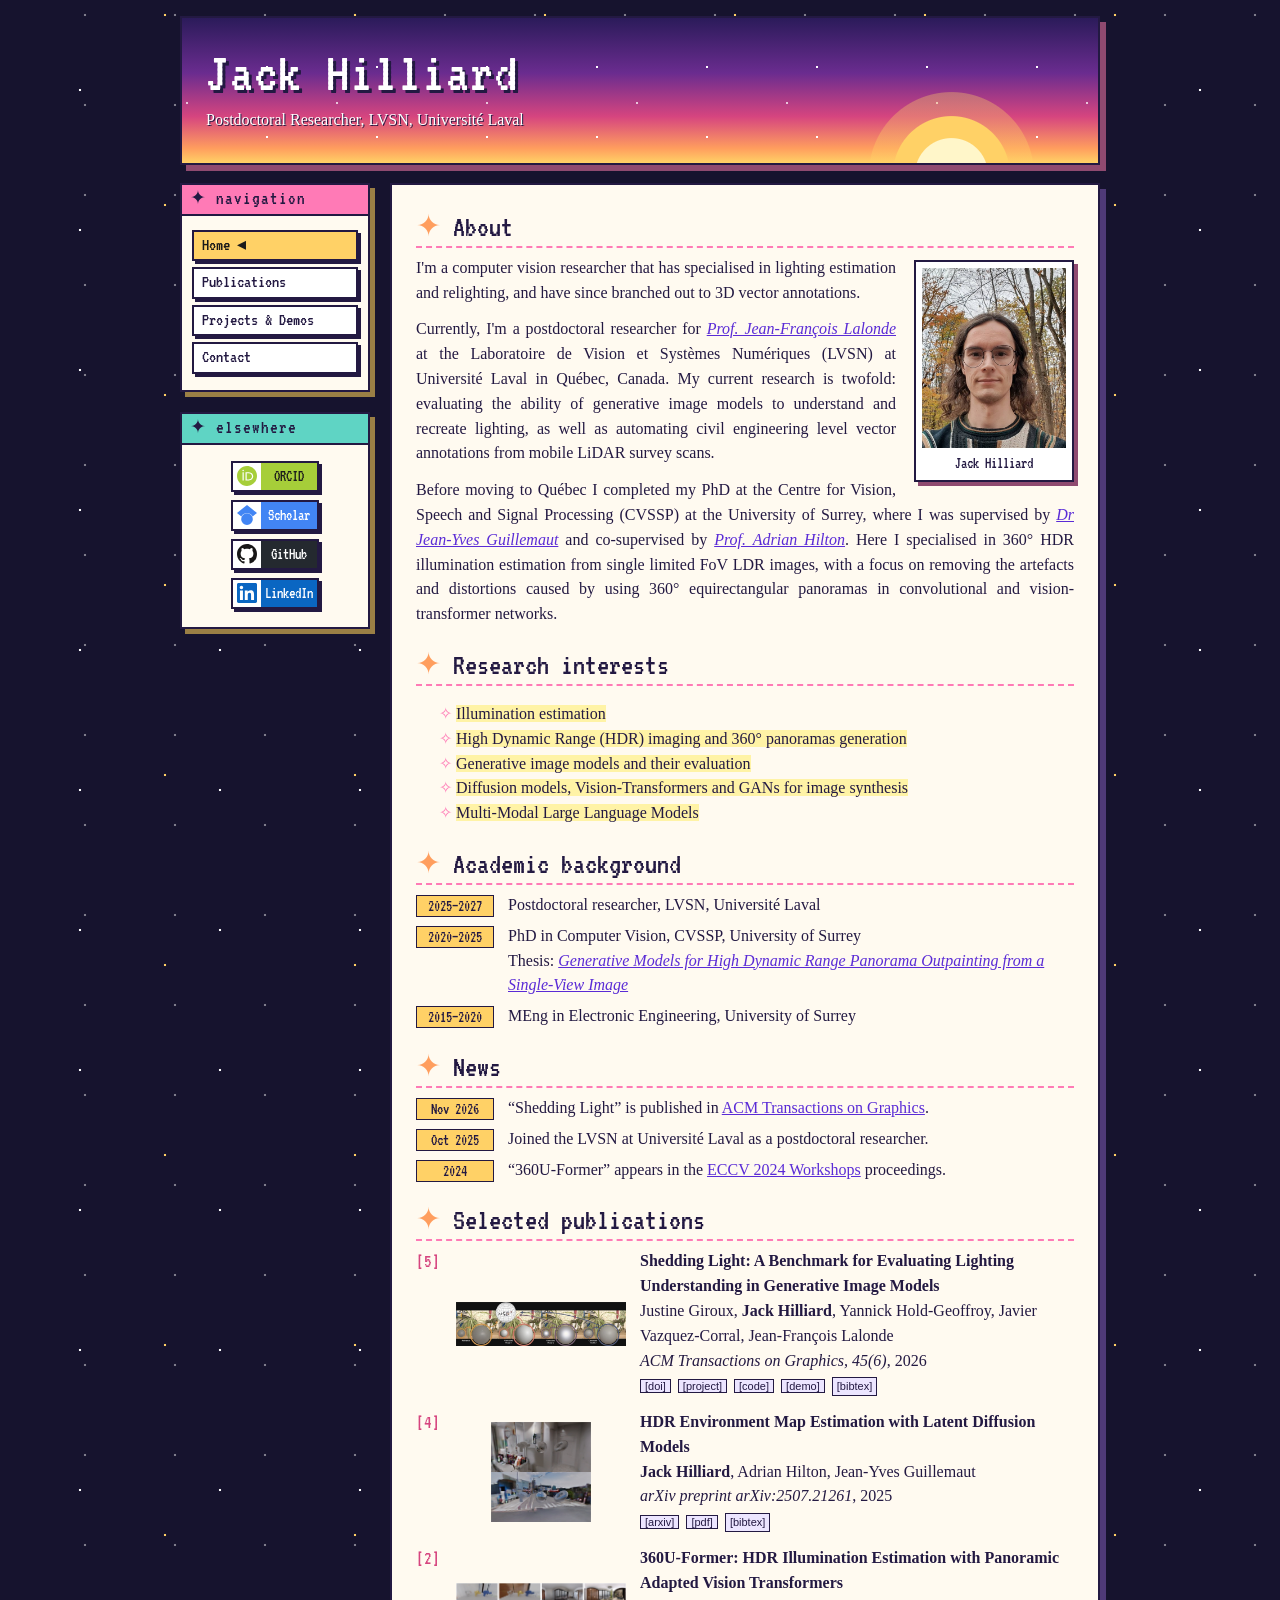
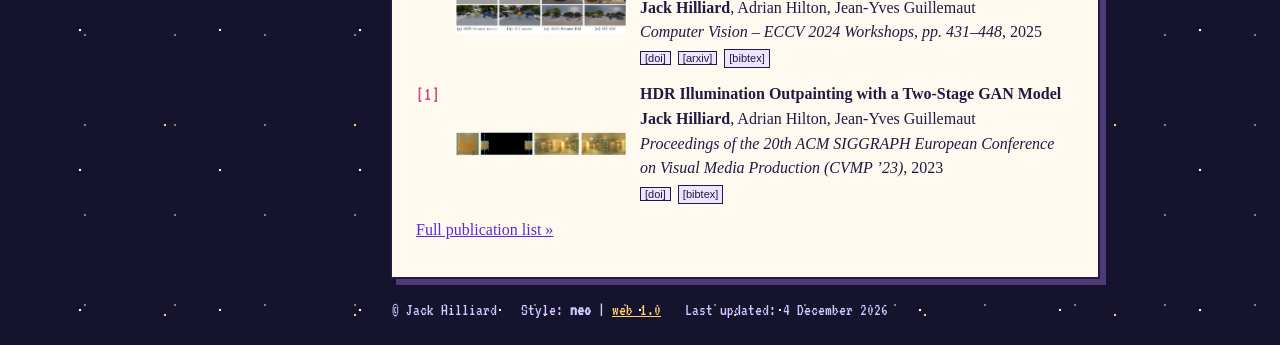
<file: index.html>
<!DOCTYPE html>
<html lang="en">
<head>
<meta charset="utf-8">
<meta name="viewport" content="width=device-width, initial-scale=1">
<title>Jack Hilliard</title>
<meta name="description" content="Jack Hilliard — research, publications and projects.">
<link rel="stylesheet" href="css/style.css">
<script src="js/style-switch.js"></script>
</head>
<body>
<div id="page">

  <div id="masthead">
    <h1><a href="index.html">Jack Hilliard</a></h1>
    <p>Postdoctoral Researcher, LVSN, Universit&eacute; Laval</p>
  </div>

  <div id="columns">
    <div id="sidebar">
      <div class="box">
        <h2>Navigation</h2>
        <ul>
          <li class="here"><a href="index.html">Home</a></li>
          <li><a href="publications.html">Publications</a></li>
          <li><a href="projects.html">Projects &amp; Demos</a></li>
          <li><a href="contact.html">Contact</a></li>
        </ul>
      </div>
      <div class="box extra">
        <h2>Elsewhere</h2>
        <ul>
          <li><a href="https://orcid.org/0009-0008-0906-1295">ORCID</a></li>
          <li><a href="https://scholar.google.com/citations?user=zrF28dYAAAAJ&amp;hl=en">Google Scholar</a></li>
          <li><a href="https://github.com/JackHilliard">GitHub</a></li>
          <li><a href="https://www.linkedin.com/in/jack-hilliard-112849247/">LinkedIn</a></li>
        </ul>
      </div>
    </div>

    <div id="content">
      <h2>About</h2>
      <div class="portrait">
        <img src="images/portrait.jpg" alt="Portrait of Jack Hilliard">
        Jack Hilliard
      </div>
      <p class="justify">I'm a computer vision researcher that has specialised in lighting estimation and
      relighting, and have since branched out to 3D vector annotations.</p>
      <p class="justify">Currently, I'm a postdoctoral researcher for <a href="https://vision.gel.ulaval.ca/~jflalonde/"><i>Prof. Jean-Fran&ccedil;ois Lalonde</i></a> at the
      Laboratoire de Vision et Syst&egrave;mes Num&eacute;riques (LVSN) at Universit&eacute;
      Laval in Qu&eacute;bec, Canada. My current research is twofold: evaluating the ability
      of generative image models to understand and recreate lighting, as well as automating
      civil engineering level vector annotations from mobile LiDAR survey scans.</p>
      <p class="justify">Before moving to Qu&eacute;bec I completed my PhD at the Centre for Vision, Speech
      and Signal Processing (CVSSP) at the University of Surrey, where I was supervised by
      <a href="https://www.surrey.ac.uk/people/jean-yves-guillemaut"><i>Dr Jean-Yves Guillemaut</i></a> and co-supervised by <a href="https://www.surrey.ac.uk/people/adrian-hilton"><i>Prof. Adrian Hilton</i></a>. Here I specialised in 360&deg; HDR illumination
      estimation from single limited FoV LDR images, with a focus on removing the artefacts
      and distortions caused by using 360&deg; equirectangular panoramas in convolutional and
      vision-transformer networks.</p>

      <h2 class="clear">Research interests</h2>
      <ul>
        <li><span class="hl">Illumination estimation</span></li>
        <li><span class="hl">High Dynamic Range (HDR) imaging and 360&deg; panoramas generation</span></li>
        <li><span class="hl">Generative image models and their evaluation</span></li>
        <li><span class="hl">Diffusion models, Vision-Transformers and GANs for image synthesis</span></li>
        <li><span class="hl">Multi-Modal Large Language Models</span></li>
      </ul>

      <h2>Academic background</h2>
      <dl class="news">
        <dt>2025&ndash;2027</dt>
        <dd>Postdoctoral researcher, LVSN, Universit&eacute; Laval</dd>
        <dt>2020&ndash;2025</dt>
        <dd>PhD in Computer Vision, CVSSP, University of Surrey<br>
        Thesis: <a href="https://doi.org/10.15126/thesis.901738"><i>Generative Models for High
        Dynamic Range Panorama Outpainting from a Single-View Image</i></a></dd>
        <dt>2015&ndash;2020</dt>
        <dd>MEng in Electronic Engineering, University of Surrey</dd>
      </dl>

      <h2>News</h2>
      <dl class="news">
        <dt>Nov 2026</dt>
        <dd>&ldquo;Shedding Light&rdquo; is published in
        <a href="https://doi.org/10.1145/3842579">ACM Transactions on Graphics</a>.</dd>
        <dt>Oct 2025</dt>
        <dd>Joined the LVSN at Universit&eacute; Laval as a postdoctoral researcher.</dd>
        <dt>2024</dt>
        <dd>&ldquo;360U-Former&rdquo; appears in the
        <a href="https://doi.org/10.1007/978-3-031-91838-4_26">ECCV 2024 Workshops</a>
        proceedings.</dd>
      </dl>

      <h2>Selected publications</h2>
      <div data-pubs="selected">
        <noscript><p>See the <a href="publications.html">publications page</a>.</p></noscript>
      </div>
      <p><a href="publications.html">Full publication list &raquo;</a></p>
    </div>
  </div>

  <div id="footer">
    <span>&copy; Jack Hilliard</span>
    <span>Last updated: <span id="updated">2026</span></span>
  </div>

</div>
<script src="js/publications.js"></script>
<script src="js/site.js"></script>
</body>
</html>
</file>
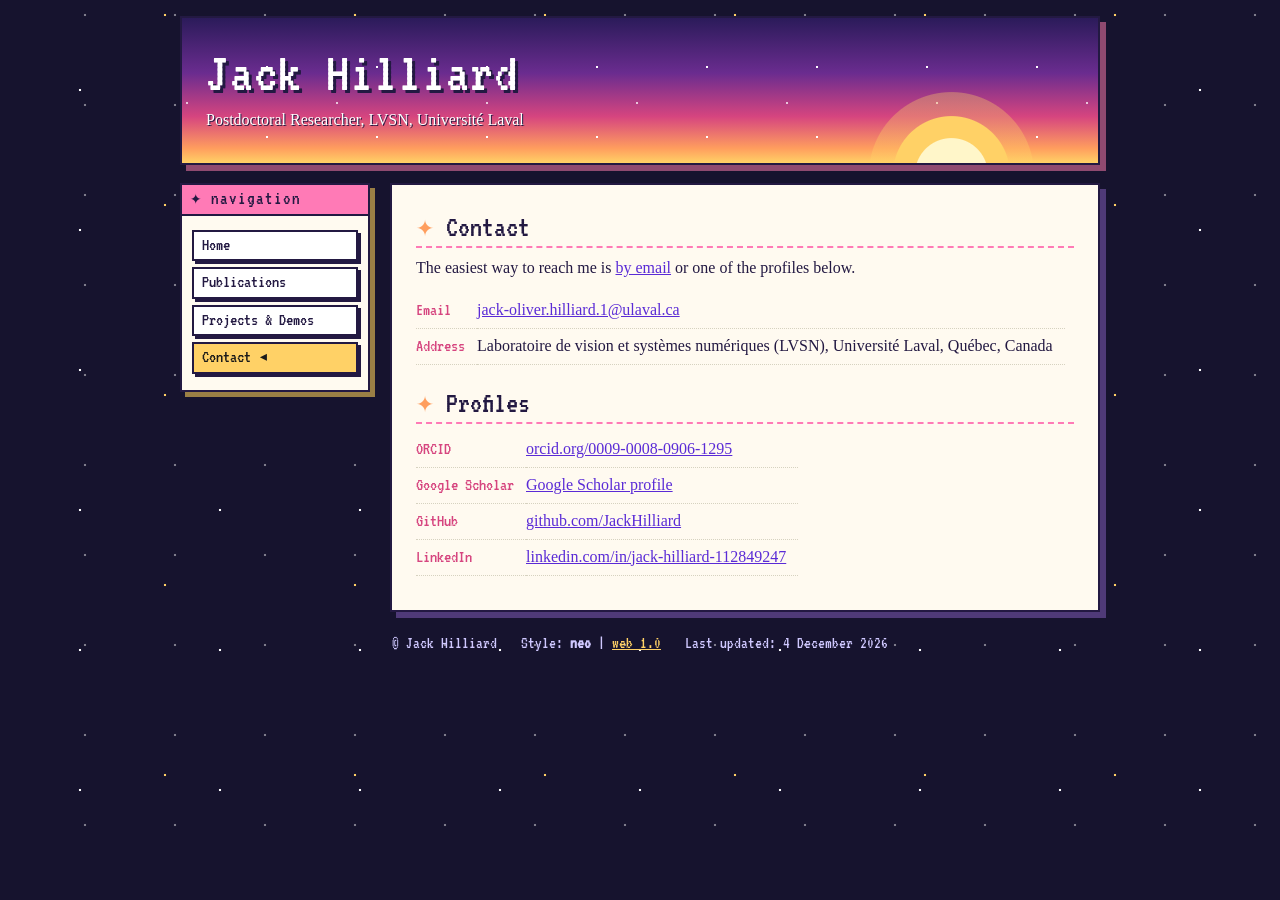
<file: contact.html>
<!DOCTYPE html>
<html lang="en">
<head>
<meta charset="utf-8">
<meta name="viewport" content="width=device-width, initial-scale=1">
<title>Contact — Jack Hilliard</title>
<meta name="description" content="Contact details and profiles for Jack Hilliard.">
<link rel="stylesheet" href="css/style.css">
<script src="js/style-switch.js"></script>
</head>
<body>
<div id="page">

  <div id="masthead">
    <h1><a href="index.html">Jack Hilliard</a></h1>
    <p>Postdoctoral Researcher, LVSN, Universit&eacute; Laval</p>
  </div>

  <div id="columns">
    <div id="sidebar">
      <div class="box">
        <h2>Navigation</h2>
        <ul>
          <li><a href="index.html">Home</a></li>
          <li><a href="publications.html">Publications</a></li>
          <li><a href="projects.html">Projects &amp; Demos</a></li>
          <li class="here"><a href="contact.html">Contact</a></li>
        </ul>
      </div>
    </div>

    <div id="content">
      <h2>Contact</h2>
      <p>The easiest way to reach me is <a href="mailto:jack-oliver.hilliard.1@ulaval.ca">by email</a> or one of the profiles below.</p>

      <table class="plain">
        <tr><th>Email</th><td><a href="mailto:jack-oliver.hilliard.1@ulaval.ca">jack-oliver.hilliard.1@ulaval.ca</a></td></tr>
        <tr><th>Address</th><td>Laboratoire de vision et syst&egrave;mes num&eacute;riques (LVSN), Universit&eacute; Laval, Qu&eacute;bec, Canada</td></tr>
      </table>

      <h2>Profiles</h2>
      <table class="plain">
        <tr><th>ORCID</th><td><a href="https://orcid.org/0009-0008-0906-1295">orcid.org/0009-0008-0906-1295</a></td></tr>
        <tr><th>Google Scholar</th><td><a href="https://scholar.google.com/citations?user=zrF28dYAAAAJ&amp;hl=en">Google Scholar profile</a></td></tr>
        <tr><th>GitHub</th><td><a href="https://github.com/JackHilliard">github.com/JackHilliard</a></td></tr>
        <tr><th>LinkedIn</th><td><a href="https://www.linkedin.com/in/jack-hilliard-112849247/">linkedin.com/in/jack-hilliard-112849247</a></td></tr>
      </table>
    </div>
  </div>

  <div id="footer">
    <span>&copy; Jack Hilliard</span>
    <span>Last updated: <span id="updated">2026</span></span>
  </div>

</div>
<script src="js/site.js"></script>
</body>
</html>
</file>
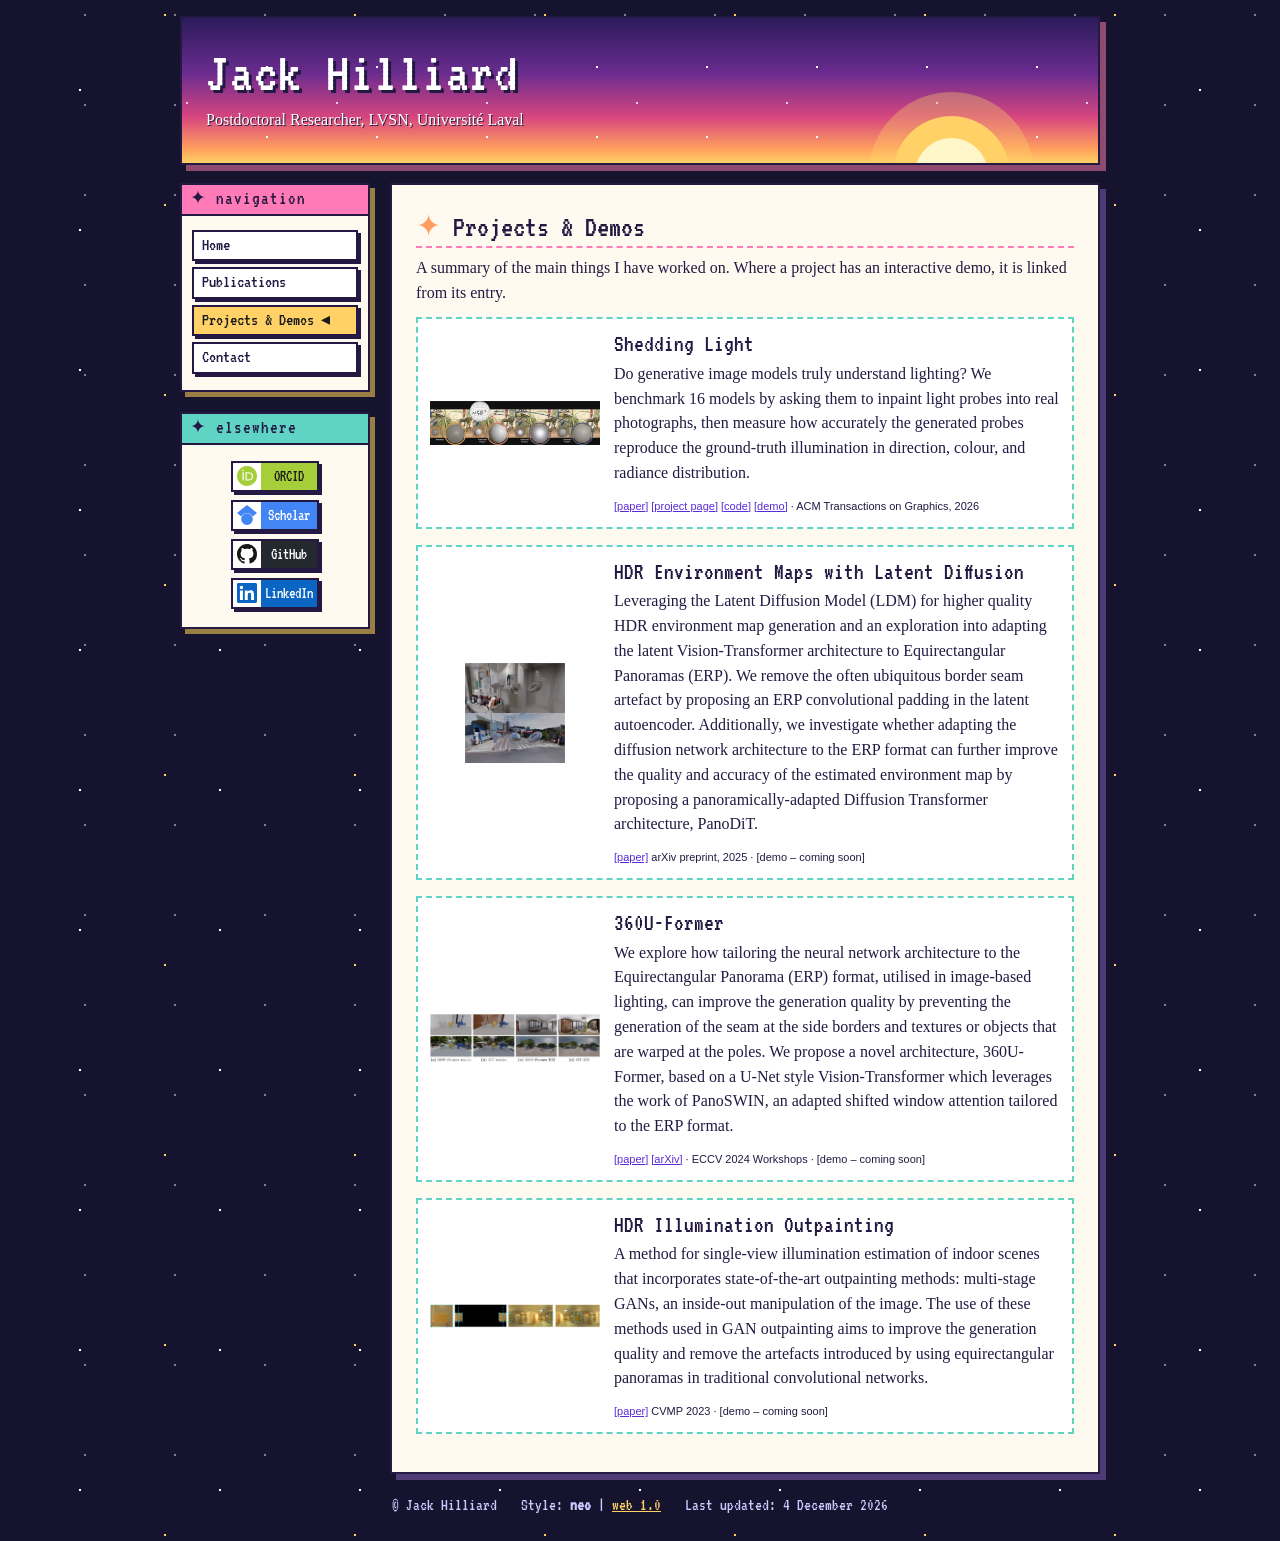
<file: projects.html>
<!DOCTYPE html>
<html lang="en">
<head>
<meta charset="utf-8">
<meta name="viewport" content="width=device-width, initial-scale=1">
<title>Projects &amp; Demos — Jack Hilliard</title>
<meta name="description" content="Research projects and interactive demos by Jack Hilliard.">
<link rel="stylesheet" href="css/style.css">
<script src="js/style-switch.js"></script>
</head>
<body>
<div id="page">

  <div id="masthead">
    <h1><a href="index.html">Jack Hilliard</a></h1>
    <p>Postdoctoral Researcher, LVSN, Universit&eacute; Laval</p>
  </div>

  <div id="columns">
    <div id="sidebar">
      <div class="box">
        <h2>Navigation</h2>
        <ul>
          <li><a href="index.html">Home</a></li>
          <li><a href="publications.html">Publications</a></li>
          <li class="here"><a href="projects.html">Projects &amp; Demos</a></li>
          <li><a href="contact.html">Contact</a></li>
        </ul>
      </div>
      <div class="box extra">
        <h2>Elsewhere</h2>
        <ul>
          <li><a href="https://orcid.org/0009-0008-0906-1295">ORCID</a></li>
          <li><a href="https://scholar.google.com/citations?user=zrF28dYAAAAJ&amp;hl=en">Google Scholar</a></li>
          <li><a href="https://github.com/JackHilliard">GitHub</a></li>
          <li><a href="https://www.linkedin.com/in/jack-hilliard-112849247/">LinkedIn</a></li>
        </ul>
      </div>
    </div>

    <div id="content">
      <h2>Projects &amp; Demos</h2>
      <p>A summary of the main things I have worked on. Where a project has an
      interactive demo, it is linked from its entry.</p>

      <!-- One .project block per project. Each demo is its own page at the site root. -->
      <div class="project">
        <a href="images/pubs/shedding-light.jpg"><img class="thumb" src="images/pubs/shedding-light.jpg" alt="Reference and generated light probes compared by their estimated light direction"></a>
        <h3>Shedding Light</h3>
        <p>Do generative image models truly understand lighting? We benchmark 16 models by asking them to inpaint light probes into real photographs, then measure how accurately the generated probes reproduce the ground-truth illumination in direction, colour, and radiance distribution.</p>
        <p class="tags"><a href="https://doi.org/10.1145/3842579">[paper]</a>
        <a href="https://lvsn.github.io/SheddingLight/">[project page]</a>
        <a href="https://github.com/JustineGiroux/SheddingLightBenchmark">[code]</a>
        <a href="shedding-light.html">[demo]</a>
        &middot; ACM Transactions on Graphics, 2026</p>
      </div>

      <div class="project">
        <a href="images/pubs/hdr-latent-diffusion.jpg"><img class="thumb" src="images/pubs/hdr-latent-diffusion.jpg" alt="Objects rendered under estimated indoor and outdoor environment maps"></a>
        <h3>HDR Environment Maps with Latent Diffusion</h3>
        <p>Leveraging the Latent Diffusion Model (LDM) for higher quality HDR environment map generation and an exploration into adapting the latent Vision-Transformer architecture to Equirectangular Panoramas (ERP). We remove the often ubiquitous border seam artefact by proposing an ERP convolutional padding in the latent autoencoder. Additionally, we investigate whether adapting the diffusion network architecture to the ERP format can further improve the quality and accuracy of the estimated environment map by proposing a panoramically-adapted Diffusion Transformer architecture, PanoDiT.</p>
        <p class="tags"><a href="https://arxiv.org/abs/2507.21261">[paper]</a>
        arXiv preprint, 2025 &middot; [demo &ndash; coming soon]</p>
      </div>

      <div class="project">
        <a href="images/pubs/360u-former.jpg"><img class="thumb" src="images/pubs/360u-former.jpg" alt="Objects rendered with 360U-Former and ground-truth environment maps, beside the environment maps themselves"></a>
        <h3>360U-Former</h3>
        <p>We explore how tailoring the neural network architecture to the Equirectangular Panorama (ERP) format, utilised in image-based lighting, can improve the generation quality by preventing the generation of the seam at the side borders and textures or objects that are warped at the poles. We propose a novel architecture, 360U-Former, based on a U-Net style Vision-Transformer which leverages the work of PanoSWIN, an adapted shifted window attention tailored to the ERP format.</p>
        <p class="tags"><a href="https://doi.org/10.1007/978-3-031-91838-4_26">[paper]</a>
        <a href="https://arxiv.org/abs/2410.13566">[arXiv]</a>
        &middot;         ECCV 2024 Workshops &middot; [demo &ndash; coming soon]</p>
      </div>

      <div class="project">
        <a href="images/pubs/hdr-outpainting.jpg"><img class="thumb" src="images/pubs/hdr-outpainting.jpg" alt="A limited field-of-view image, its placement in a panorama, and the outpainted panorama"></a>
        <h3>HDR Illumination Outpainting</h3>
        <p>A method for single-view illumination estimation of indoor scenes that incorporates state-of-the-art outpainting methods: multi-stage GANs, an inside-out manipulation of the image. The use of these methods used in GAN outpainting aims to improve the generation quality and remove the artefacts introduced by using equirectangular panoramas in traditional convolutional networks.</p>
        <p class="tags"><a href="https://doi.org/10.1145/3626495.3626510">[paper]</a>
        CVMP 2023 &middot; [demo &ndash; coming soon]</p>
      </div>
    </div>
  </div>

  <div id="footer">
    <span>&copy; Jack Hilliard</span>
    <span>Last updated: <span id="updated">2026</span></span>
  </div>

</div>
<script src="js/site.js"></script>
</body>
</html>
</file>
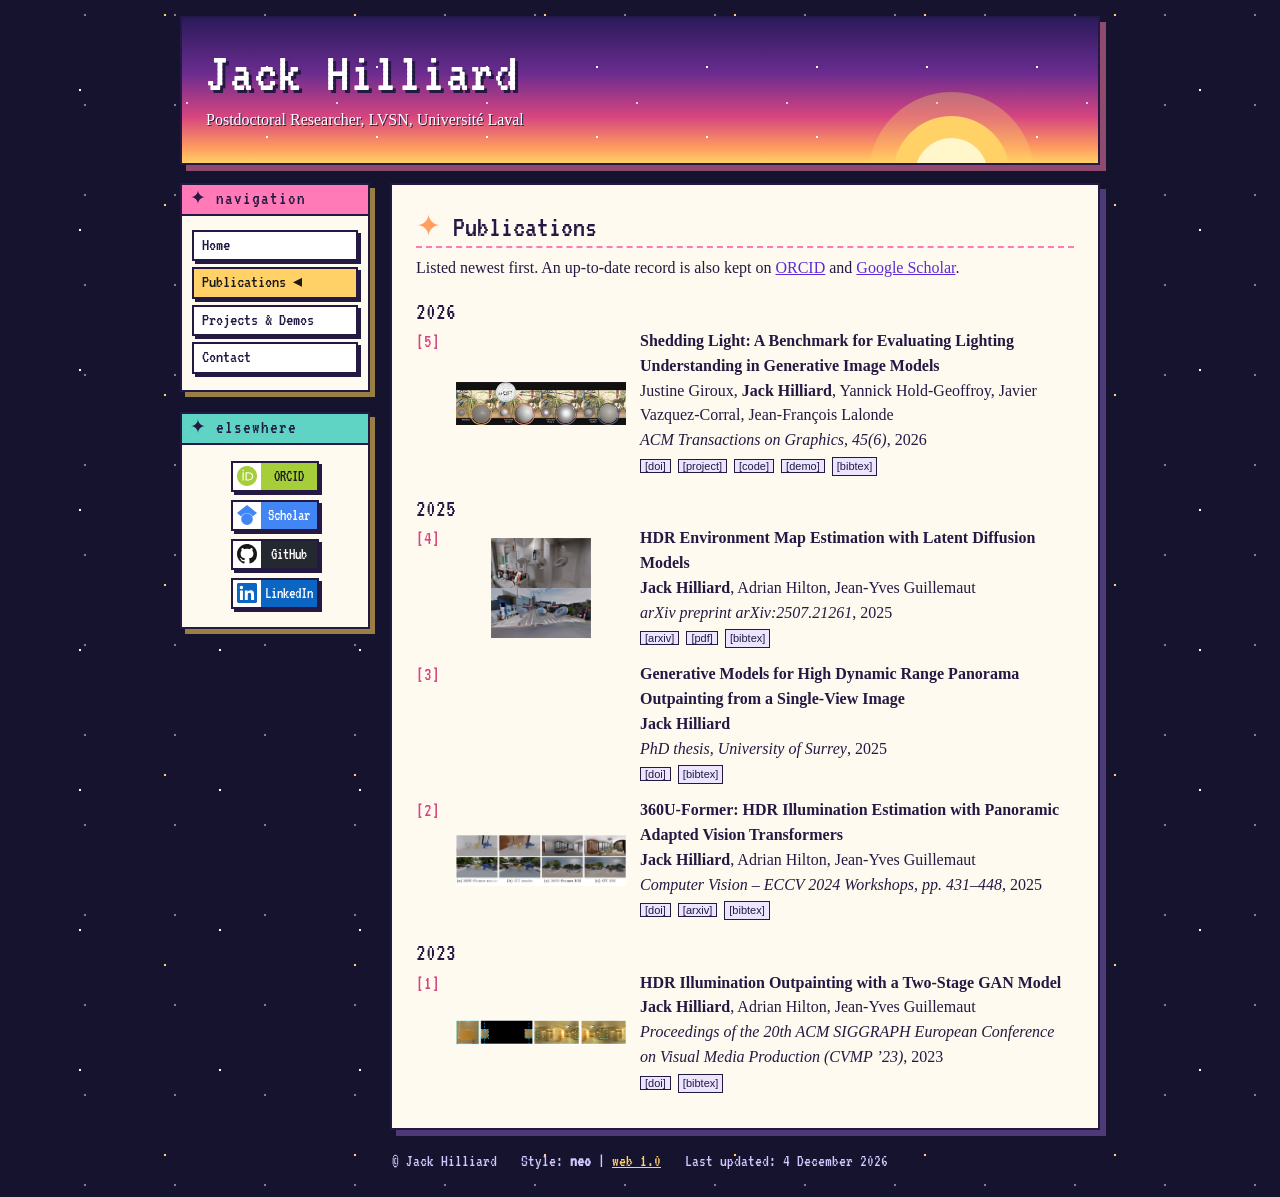
<file: publications.html>
<!DOCTYPE html>
<html lang="en">
<head>
<meta charset="utf-8">
<meta name="viewport" content="width=device-width, initial-scale=1">
<title>Publications — Jack Hilliard</title>
<meta name="description" content="Publications by Jack Hilliard.">
<link rel="stylesheet" href="css/style.css">
<script src="js/style-switch.js"></script>
</head>
<body>
<div id="page">

  <div id="masthead">
    <h1><a href="index.html">Jack Hilliard</a></h1>
    <p>Postdoctoral Researcher, LVSN, Universit&eacute; Laval</p>
  </div>

  <div id="columns">
    <div id="sidebar">
      <div class="box">
        <h2>Navigation</h2>
        <ul>
          <li><a href="index.html">Home</a></li>
          <li class="here"><a href="publications.html">Publications</a></li>
          <li><a href="projects.html">Projects &amp; Demos</a></li>
          <li><a href="contact.html">Contact</a></li>
        </ul>
      </div>
      <div class="box extra">
        <h2>Elsewhere</h2>
        <ul>
          <li><a href="https://orcid.org/0009-0008-0906-1295">ORCID</a></li>
          <li><a href="https://scholar.google.com/citations?user=zrF28dYAAAAJ&amp;hl=en">Google Scholar</a></li>
          <li><a href="https://github.com/JackHilliard">GitHub</a></li>
          <li><a href="https://www.linkedin.com/in/jack-hilliard-112849247/">LinkedIn</a></li>
        </ul>
      </div>
    </div>

    <div id="content">
      <h2>Publications</h2>
      <p>Listed newest first. An up-to-date record is also kept on
      <a href="https://orcid.org/0009-0008-0906-1295">ORCID</a> and <a href="https://scholar.google.com/citations?user=zrF28dYAAAAJ&amp;hl=en">Google Scholar</a>.</p>

      <div data-pubs="all">
        <noscript><p>This list needs JavaScript to display. See my
        <a href="https://orcid.org/0009-0008-0906-1295">ORCID record</a> instead.</p></noscript>
      </div>
    </div>
  </div>

  <div id="footer">
    <span>&copy; Jack Hilliard</span>
    <span>Last updated: <span id="updated">2026</span></span>
  </div>

</div>
<script src="js/publications.js"></script>
<script src="js/site.js"></script>
</body>
</html>
</file>
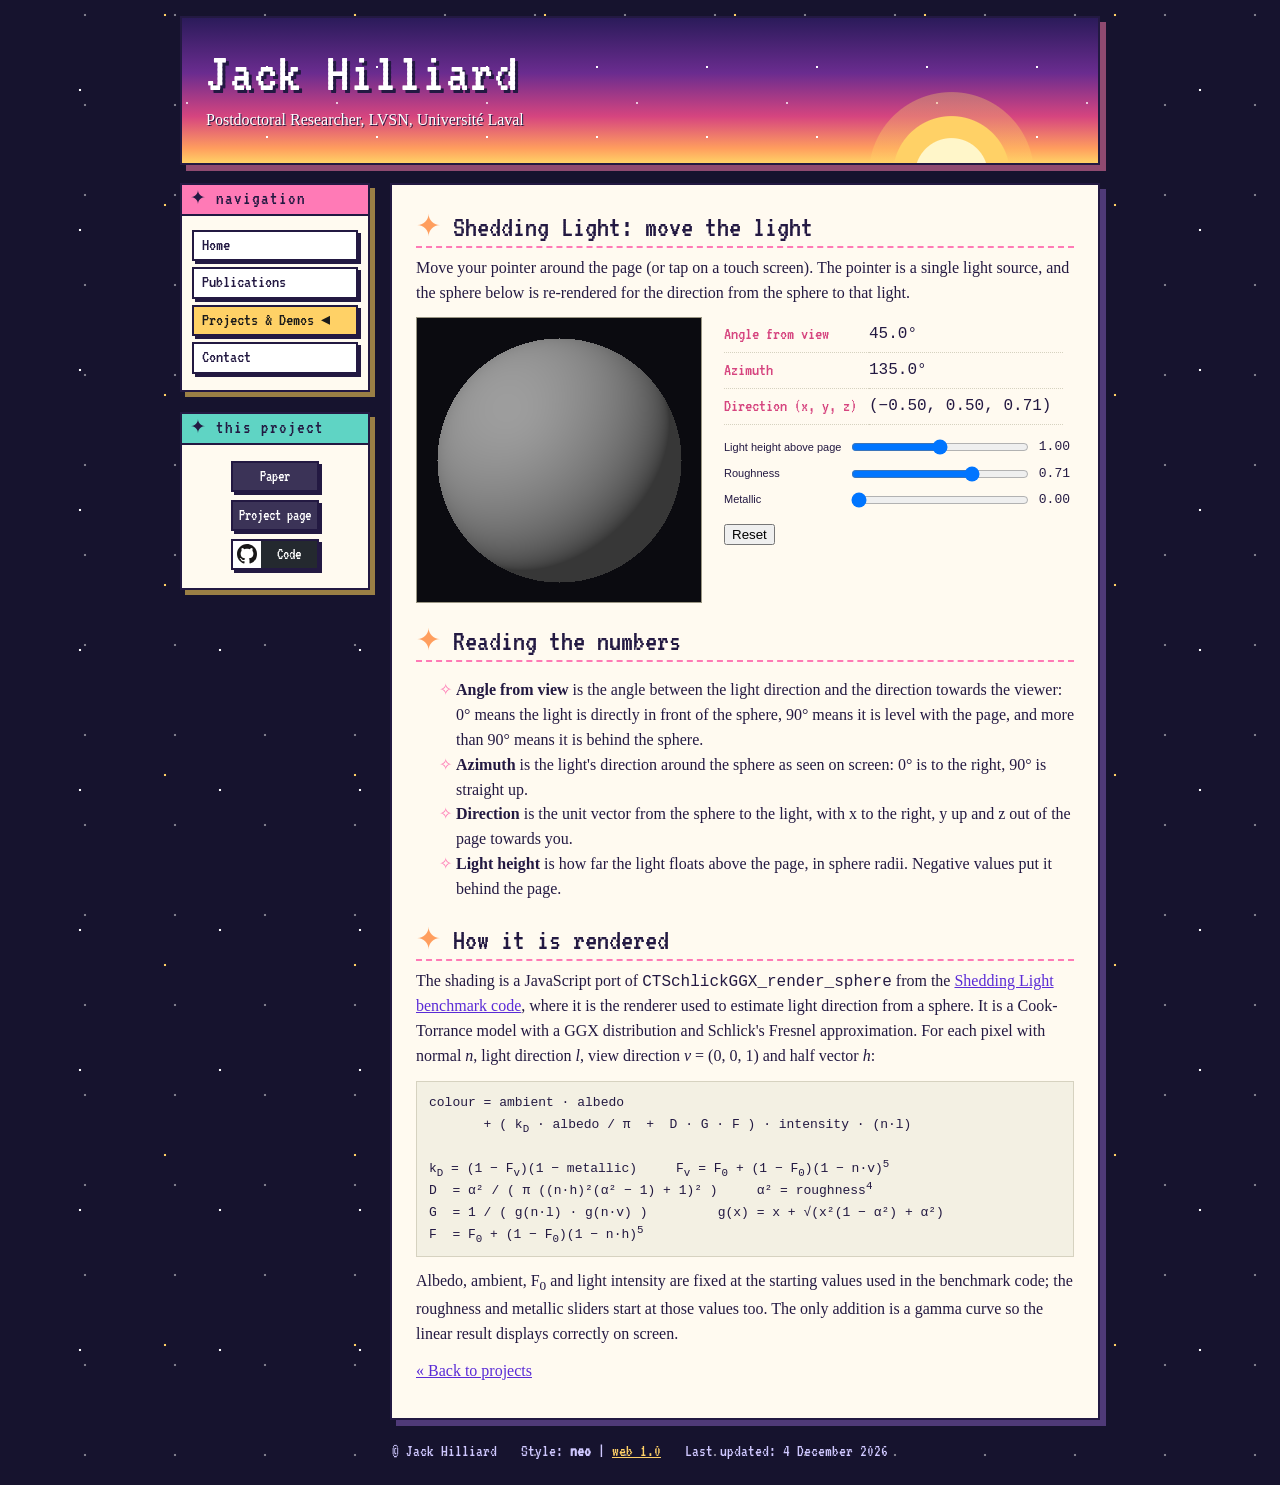
<file: shedding-light.html>
<!DOCTYPE html>
<html lang="en">
<head>
<meta charset="utf-8">
<meta name="viewport" content="width=device-width, initial-scale=1">
<title>Shedding Light demo — Jack Hilliard</title>
<meta name="description" content="Interactive demo: a sphere lit by a single light that follows your pointer, using the renderer from the Shedding Light benchmark.">
<link rel="stylesheet" href="css/style.css">
<script src="js/style-switch.js"></script>
</head>
<body>
<div id="page">

  <div id="masthead">
    <h1><a href="index.html">Jack Hilliard</a></h1>
    <p>Postdoctoral Researcher, LVSN, Universit&eacute; Laval</p>
  </div>

  <div id="columns">
    <div id="sidebar">
      <div class="box">
        <h2>Navigation</h2>
        <ul>
          <li><a href="index.html">Home</a></li>
          <li><a href="publications.html">Publications</a></li>
          <li class="here"><a href="projects.html">Projects &amp; Demos</a></li>
          <li><a href="contact.html">Contact</a></li>
        </ul>
      </div>
      <div class="box extra">
        <h2>This project</h2>
        <ul>
          <li><a href="https://doi.org/10.1145/3842579">Paper</a></li>
          <li><a href="https://lvsn.github.io/SheddingLight/">Project page</a></li>
          <li><a href="https://github.com/JustineGiroux/SheddingLightBenchmark">Code</a></li>
        </ul>
      </div>
    </div>

    <div id="content">
      <h2>Shedding Light: move the light</h2>
      <p>Move your pointer around the page (or tap on a touch screen). The pointer is a
      single light source, and the sphere below is re-rendered for the direction from the
      sphere to that light.</p>

      <div class="demo">
        <div class="demo-stage">
          <canvas id="sphere" width="256" height="256"
            aria-label="A grey sphere lit by one light that follows the pointer"></canvas>
        </div>

        <div class="demo-panel">
          <table class="plain">
            <tr><th>Angle from view</th><td id="out-angle">&ndash;</td></tr>
            <tr><th>Azimuth</th><td id="out-azimuth">&ndash;</td></tr>
            <tr><th>Direction (x, y, z)</th><td id="out-dir">&ndash;</td></tr>
          </table>

          <div class="demo-controls">
            <label for="in-height">Light height above page</label>
            <input id="in-height" type="range" min="-1" max="3" step="0.05">
            <span id="out-height"></span>

            <label for="in-roughness">Roughness</label>
            <input id="in-roughness" type="range" min="0.05" max="1" step="0.01">
            <span id="out-roughness"></span>

            <label for="in-metallic">Metallic</label>
            <input id="in-metallic" type="range" min="0" max="1" step="0.01">
            <span id="out-metallic"></span>
          </div>
          <p><button id="reset" type="button">Reset</button></p>
        </div>
      </div>
      <noscript><p>This demo needs JavaScript.</p></noscript>

      <h2>Reading the numbers</h2>
      <ul>
        <li><b>Angle from view</b> is the angle between the light direction and
        the direction towards the viewer: 0&deg; means the light is directly in front of
        the sphere, 90&deg; means it is level with the page, and more than 90&deg; means it
        is behind the sphere.</li>
        <li><b>Azimuth</b> is the light's direction around the sphere as seen on screen:
        0&deg; is to the right, 90&deg; is straight up.</li>
        <li><b>Direction</b> is the unit vector from the sphere to the light, with
        x to the right, y up and z out of the page towards you.</li>
        <li><b>Light height</b> is how far the light floats above the page, in sphere
        radii. Negative values put it behind the page.</li>
      </ul>

      <h2>How it is rendered</h2>
      <p>The shading is a JavaScript port of <code>CTSchlickGGX_render_sphere</code> from
      the <a href="https://github.com/JustineGiroux/SheddingLightBenchmark">Shedding Light
      benchmark code</a>, where it is the renderer used to estimate light direction from a
      sphere. It is a Cook-Torrance model with a GGX distribution and Schlick's Fresnel
      approximation. For each pixel with normal <i>n</i>, light direction <i>l</i>, view
      direction <i>v</i>&nbsp;=&nbsp;(0,&nbsp;0,&nbsp;1) and half vector <i>h</i>:</p>

      <pre class="demo-eq">colour = ambient &middot; albedo
       + ( k<sub>D</sub> &middot; albedo / &pi;  +  D &middot; G &middot; F ) &middot; intensity &middot; (n&middot;l)

k<sub>D</sub> = (1 &minus; F<sub>v</sub>)(1 &minus; metallic)     F<sub>v</sub> = F<sub>0</sub> + (1 &minus; F<sub>0</sub>)(1 &minus; n&middot;v)<sup>5</sup>
D  = &alpha;&sup2; / ( &pi; ((n&middot;h)&sup2;(&alpha;&sup2; &minus; 1) + 1)&sup2; )     &alpha;&sup2; = roughness<sup>4</sup>
G  = 1 / ( g(n&middot;l) &middot; g(n&middot;v) )         g(x) = x + &radic;(x&sup2;(1 &minus; &alpha;&sup2;) + &alpha;&sup2;)
F  = F<sub>0</sub> + (1 &minus; F<sub>0</sub>)(1 &minus; n&middot;h)<sup>5</sup></pre>

      <p>Albedo, ambient, F<sub>0</sub> and light intensity are fixed at the starting
      values used in the benchmark code; the roughness and metallic sliders start at those
      values too. The only addition is a gamma curve so the linear result displays
      correctly on screen.</p>

      <p><a href="projects.html">&laquo; Back to projects</a></p>
    </div>
  </div>

  <div id="footer">
    <span>&copy; Jack Hilliard</span>
    <span>Last updated: <span id="updated">2026</span></span>
  </div>

</div>
<script src="js/demo-shedding-light.js"></script>
<script src="js/site.js"></script>
</body>
</html>
</file>
<file: css/style.css>
/* Jack Hilliard — personal site
   Classic early-2000s academic homepage: serif body, Verdana chrome,
   ruled borders, real blue links. No animation. */

:root {
  --paper: #fffef9;
  --desk: #ece8da;
  --ink: #1a1a1a;
  --muted: #555;
  --rule: #9a9684;
  --rule-light: #d6d2c0;
  --navy: #1f3a6e;
  --panel: #f3f0e3;
  --link: #0000cc;
  --visited: #551a8b;
  --todo: #fff3a6;
}

* { box-sizing: border-box; }

html { background: var(--desk); }

body {
  margin: 0;
  padding: 16px;
  color: var(--ink);
  font-family: Georgia, "Times New Roman", Times, serif;
  font-size: 16px;
  line-height: 1.55;
}

a { color: var(--link); }
a:visited { color: var(--visited); }
a:hover { color: #cc0000; }

#page {
  max-width: 920px;
  margin: 0 auto;
  background: var(--paper);
  border: 1px solid var(--rule);
}

/* ---------- header ---------- */

#masthead {
  padding: 18px 22px 14px;
  border-bottom: 3px double var(--rule);
}
#masthead h1 {
  margin: 0;
  font-size: 30px;
  font-weight: normal;
  letter-spacing: 0.5px;
  color: var(--navy);
}
#masthead h1 a { color: inherit; text-decoration: none; }
#masthead p {
  margin: 2px 0 0;
  color: var(--muted);
  font-style: italic;
}

/* ---------- layout ---------- */

#columns {
  display: grid;
  grid-template-columns: 190px minmax(0, 1fr);
}

#sidebar {
  padding: 16px 14px;
  border-right: 1px solid var(--rule-light);
  font-family: Verdana, Geneva, Tahoma, sans-serif;
  font-size: 12px;
  line-height: 1.5;
}

#content {
  padding: 6px 24px 24px;
  min-width: 0;
}

/* ---------- sidebar boxes ---------- */

.box {
  margin: 0 0 14px;
  border: 1px solid var(--rule);
  background: var(--panel);
}
.box h2 {
  margin: 0;
  padding: 3px 8px;
  background: var(--navy);
  color: #fff;
  font-size: 11px;
  font-weight: bold;
  letter-spacing: 0.5px;
  text-transform: uppercase;
}
.box ul {
  list-style: none;
  margin: 0;
  padding: 6px 8px;
}
.box li { padding: 2px 0; }
.box li::before { content: "\00BB\00A0"; color: var(--muted); }
.box li.here a {
  color: var(--ink);
  font-weight: bold;
  text-decoration: none;
}
.box p { margin: 0; padding: 6px 8px; }

/* ---------- content ---------- */

h2 {
  margin: 22px 0 8px;
  padding-bottom: 2px;
  border-bottom: 1px solid var(--rule);
  font-size: 21px;
  font-weight: normal;
  color: var(--navy);
}
h3 {
  margin: 18px 0 4px;
  font-size: 17px;
}
p { margin: 0 0 12px; }

.portrait {
  float: right;
  width: 160px;
  margin: 4px 0 10px 18px;
  padding: 4px;
  border: 1px solid var(--rule);
  background: #fff;
  font-family: Verdana, Geneva, sans-serif;
  font-size: 10px;
  text-align: center;
  color: var(--muted);
}
.portrait img, .portrait .ph {
  display: block;
  width: 100%;
  height: auto;
  aspect-ratio: 4 / 5;
  object-fit: cover;
  margin-bottom: 3px;
}
.portrait .ph {
  background: var(--panel);
  border: 1px dashed var(--rule);
  display: flex;
  align-items: center;
  justify-content: center;
}

.clear { clear: both; }

/* news: date + item */
dl.news { margin: 0; }
dl.news dt {
  float: left;
  clear: left;
  width: 86px;
  font-family: Verdana, Geneva, sans-serif;
  font-size: 11px;
  line-height: 24px;
  color: var(--muted);
}
dl.news dd { margin: 0 0 6px 92px; }

/* publications */
ol.pubs {
  list-style: none;
  margin: 0;
  padding: 0;
}
ol.pubs li {
  position: relative;
  margin: 0 0 12px;
  padding-left: 40px;
}
ol.pubs .num {
  position: absolute;
  left: 0;
  top: 0;
  font-family: Verdana, Geneva, sans-serif;
  font-size: 12px;
  line-height: 25px;
  color: var(--muted);
}
/* figure thumbnails: every figure sits whole inside the same-sized frame,
   in a column to the left of the entry text */
ol.pubs li {
  min-height: 108px;
  padding-left: 224px;
}
.pub-fig {
  position: absolute;
  left: 40px;
  top: 4px;
  line-height: 0;
}
.pub-fig img, .project img.thumb {
  display: block;
  width: 170px;
  height: 100px;
  object-fit: contain;
  border: 1px solid var(--rule);
  background: #fff;
}
.pub-fig img, .project img.thumb {
  /* no frame in any theme; figure aligned with the top of the entry */
  border: 0;
  background: transparent;
  box-shadow: none;
  transform: none;
  object-position: center center;
}
/* centre each figure vertically against its entry */
.pub-fig {
  top: 0;
  bottom: 0;
  display: flex;
  align-items: center;
}
.project:has(img.thumb) {
  display: grid;
  grid-template-columns: auto minmax(0, 1fr);
  column-gap: 14px;
}
.project:has(img.thumb) > * { grid-column: 2; }
.project:has(img.thumb) > a:first-child {
  grid-column: 1;
  grid-row: 1 / span 10;
  align-self: center;
  line-height: 0;
}
.project img.thumb { float: none; margin: 0; }
.pub-title { font-weight: bold; }
.pub-venue { font-style: italic; }
.pub-links, .tags {
  font-family: Verdana, Geneva, sans-serif;
  font-size: 11px;
}
.pub-links a, .pub-links summary { margin-right: 4px; }
.pub-links details { display: inline; }
.pub-links summary {
  display: inline;
  color: var(--link);
  text-decoration: underline;
  cursor: pointer;
}
.pub-links summary::-webkit-details-marker { display: none; }
.pub-links pre {
  margin: 6px 0 0;
  padding: 8px;
  border: 1px solid var(--rule-light);
  background: var(--panel);
  font-family: "Courier New", Courier, monospace;
  font-size: 12px;
  line-height: 1.4;
  overflow-x: auto;
}

/* projects */
.project {
  margin: 0 0 16px;
  padding: 12px;
  border: 1px solid var(--rule-light);
  background: #fff;
  overflow: hidden;
}
.project h3 { margin-top: 0; }
.project .thumb {
  float: left;
  width: 150px;
  height: 110px;
  margin: 2px 14px 6px 0;
  border: 1px solid var(--rule);
  background: var(--panel);
  object-fit: cover;
  display: flex;
  align-items: center;
  justify-content: center;
  font-family: Verdana, Geneva, sans-serif;
  font-size: 10px;
  color: var(--muted);
}
.project p:last-child { margin-bottom: 0; }

/* contact table */
table.plain {
  border-collapse: collapse;
  margin: 0 0 12px;
}
table.plain th, table.plain td {
  padding: 5px 12px 5px 0;
  border-bottom: 1px dotted var(--rule-light);
  text-align: left;
  vertical-align: top;
}
table.plain th {
  font-family: Verdana, Geneva, sans-serif;
  font-size: 11px;
  font-weight: bold;
  line-height: 25px;
  color: var(--muted);
  white-space: nowrap;
}
table.plain td { overflow-wrap: anywhere; }

/* demos */
.demo {
  display: flex;
  flex-wrap: wrap;
  gap: 16px 22px;
  align-items: flex-start;
  margin: 0 0 14px;
}
.demo-stage {
  padding: 14px;
  background: #0b0b10;
  border: 1px solid var(--rule);
  line-height: 0;
}
.demo-stage canvas {
  display: block;
  width: 256px;
  height: 256px;
  max-width: 100%;
}
.demo-panel { flex: 1 1 260px; min-width: 0; }
.demo-panel td { font-family: "Courier New", Courier, monospace; white-space: nowrap; }
.demo-controls {
  display: grid;
  grid-template-columns: auto minmax(60px, 1fr) 3.2em;
  gap: 6px 10px;
  align-items: center;
  margin: 0 0 12px;
  font-family: Verdana, Geneva, sans-serif;
  font-size: 11px;
}
.demo-controls input { width: 100%; min-width: 0; margin: 0; }
.demo-controls span { font-family: "Courier New", Courier, monospace; font-size: 13px; }
pre.demo-eq {
  margin: 0 0 12px;
  padding: 10px 12px;
  border: 1px solid var(--rule-light);
  background: var(--panel);
  font-family: "Courier New", Courier, monospace;
  font-size: 13px;
  line-height: 1.7;
  overflow-x: auto;
}
pre.demo-eq sub, pre.demo-eq sup { line-height: 0; }

/* placeholder text still to be filled in */
.todo { background: var(--todo); }

/* deliberate highlighter emphasis (same look as .todo, but meant to stay) */
.hl { background: var(--todo); }

/* ---------- footer ---------- */

#footer {
  padding: 8px 22px;
  border-top: 3px double var(--rule);
  font-family: Verdana, Geneva, sans-serif;
  font-size: 10px;
  color: var(--muted);
  display: flex;
  flex-wrap: wrap;
  justify-content: space-between;
  gap: 4px 16px;
}

/* ---------- small screens ---------- */

@media (max-width: 700px) {
  body { padding: 0; }
  #page { border-width: 0 0 1px; }
  #masthead { padding: 14px 16px 10px; }
  #masthead h1 { font-size: 25px; }
  #columns { display: block; }
  #sidebar {
    padding: 10px 16px 0;
    border-right: 0;
  }
  #sidebar .box.extra { display: none; }
  .box ul { display: flex; flex-wrap: wrap; gap: 0 14px; }
  #content { padding: 0 16px 20px; }
  .portrait { width: 120px; margin-left: 12px; }
  .project .thumb { width: 110px; height: 82px; }
  ol.pubs li { min-height: 0; padding-left: 40px; }
  .pub-fig { position: static; display: block; margin: 0 0 6px; }
  .pub-fig img, .project img.thumb { width: 136px; height: 80px; }
  #footer { padding: 8px 16px; }
}

@media print {
  html, body { background: #fff; padding: 0; }
  #page { border: 0; max-width: none; }
  #sidebar { display: none; }
  #columns { display: block; }
}

/* justified body text (About section) */
.justify { text-align: justify; hyphens: auto; }

/* service logo marks for the sidebar link badges (used by the web1 and neo themes) */
:root {
  --logo-orcid: url("data:image/svg+xml,%3Csvg xmlns='http://www.w3.org/2000/svg' viewBox='0 0 24 24'%3E%3Cpath fill='%23A6CE39' fill-rule='evenodd' d='M12 0C5.372 0 0 5.372 0 12s5.372 12 12 12 12-5.372 12-12S18.628 0 12 0zM7.369 4.378c.525 0 .947.431.947.947s-.422.947-.947.947a.95.95 0 0 1-.947-.947c0-.525.422-.947.947-.947zm-.722 3.038h1.444v10.041H6.647V7.416zm3.562 0h3.9c3.712 0 5.344 2.653 5.344 5.025 0 2.578-2.016 5.025-5.325 5.025h-3.919V7.416zm1.444 1.303v7.444h2.297c3.272 0 4.022-2.484 4.022-3.722 0-2.016-1.284-3.722-4.097-3.722h-2.222z'/%3E%3C/svg%3E");
  --logo-scholar: url("data:image/svg+xml,%3Csvg xmlns='http://www.w3.org/2000/svg' viewBox='0 0 24 24'%3E%3Cpath fill='%234285F4' fill-rule='evenodd' d='M5.242 13.769L0 9.5 12 0l12 9.5-5.242 4.269C17.548 11.249 14.978 9.5 12 9.5c-2.977 0-5.548 1.748-6.758 4.269zM12 10a7 7 0 1 0 0 14 7 7 0 0 0 0-14z'/%3E%3C/svg%3E");
  --logo-github: url("data:image/svg+xml,%3Csvg xmlns='http://www.w3.org/2000/svg' viewBox='0 0 16 16'%3E%3Cpath fill='%23181717' fill-rule='evenodd' d='M8 0C3.58 0 0 3.58 0 8c0 3.54 2.29 6.53 5.47 7.59.4.07.55-.17.55-.38 0-.19-.01-.82-.01-1.49-2.01.37-2.53-.49-2.69-.94-.09-.23-.48-.94-.82-1.13-.28-.15-.68-.52-.01-.53.63-.01 1.08.58 1.23.82.72 1.21 1.87.87 2.33.66.07-.52.28-.87.51-1.07-1.78-.2-3.64-.89-3.64-3.95 0-.87.31-1.59.82-2.15-.08-.2-.36-1.02.08-2.12 0 0 .67-.21 2.2.82.64-.18 1.32-.27 2-.27.68 0 1.36.09 2 .27 1.53-1.04 2.2-.82 2.2-.82.44 1.1.16 1.92.08 2.12.51.56.82 1.27.82 2.15 0 3.07-1.87 3.75-3.65 3.95.29.25.54.73.54 1.48 0 1.07-.01 1.93-.01 2.2 0 .21.15.46.55.38A8.013 8.013 0 0016 8c0-4.42-3.58-8-8-8z'/%3E%3C/svg%3E");
  --logo-linkedin: url("data:image/svg+xml,%3Csvg xmlns='http://www.w3.org/2000/svg' viewBox='0 0 24 24'%3E%3Cpath fill='%230A66C2' fill-rule='evenodd' d='M20.447 20.452h-3.554v-5.569c0-1.328-.027-3.037-1.852-3.037-1.853 0-2.136 1.445-2.136 2.939v5.667H9.351V9h3.414v1.561h.046c.477-.9 1.637-1.85 3.37-1.85 3.601 0 4.267 2.37 4.267 5.455v6.286zM5.337 7.433c-1.144 0-2.063-.926-2.063-2.065 0-1.138.92-2.063 2.063-2.063 1.14 0 2.064.925 2.064 2.063 0 1.139-.925 2.065-2.064 2.065zm1.782 13.019H3.555V9h3.564v11.452zM22.225 0H1.771C.792 0 0 .774 0 1.729v20.542C0 23.227.792 24 1.771 24h20.451C23.2 24 24 23.227 24 22.271V1.729C24 .774 23.2 0 22.222 0h.003z'/%3E%3C/svg%3E");
}
</file>
